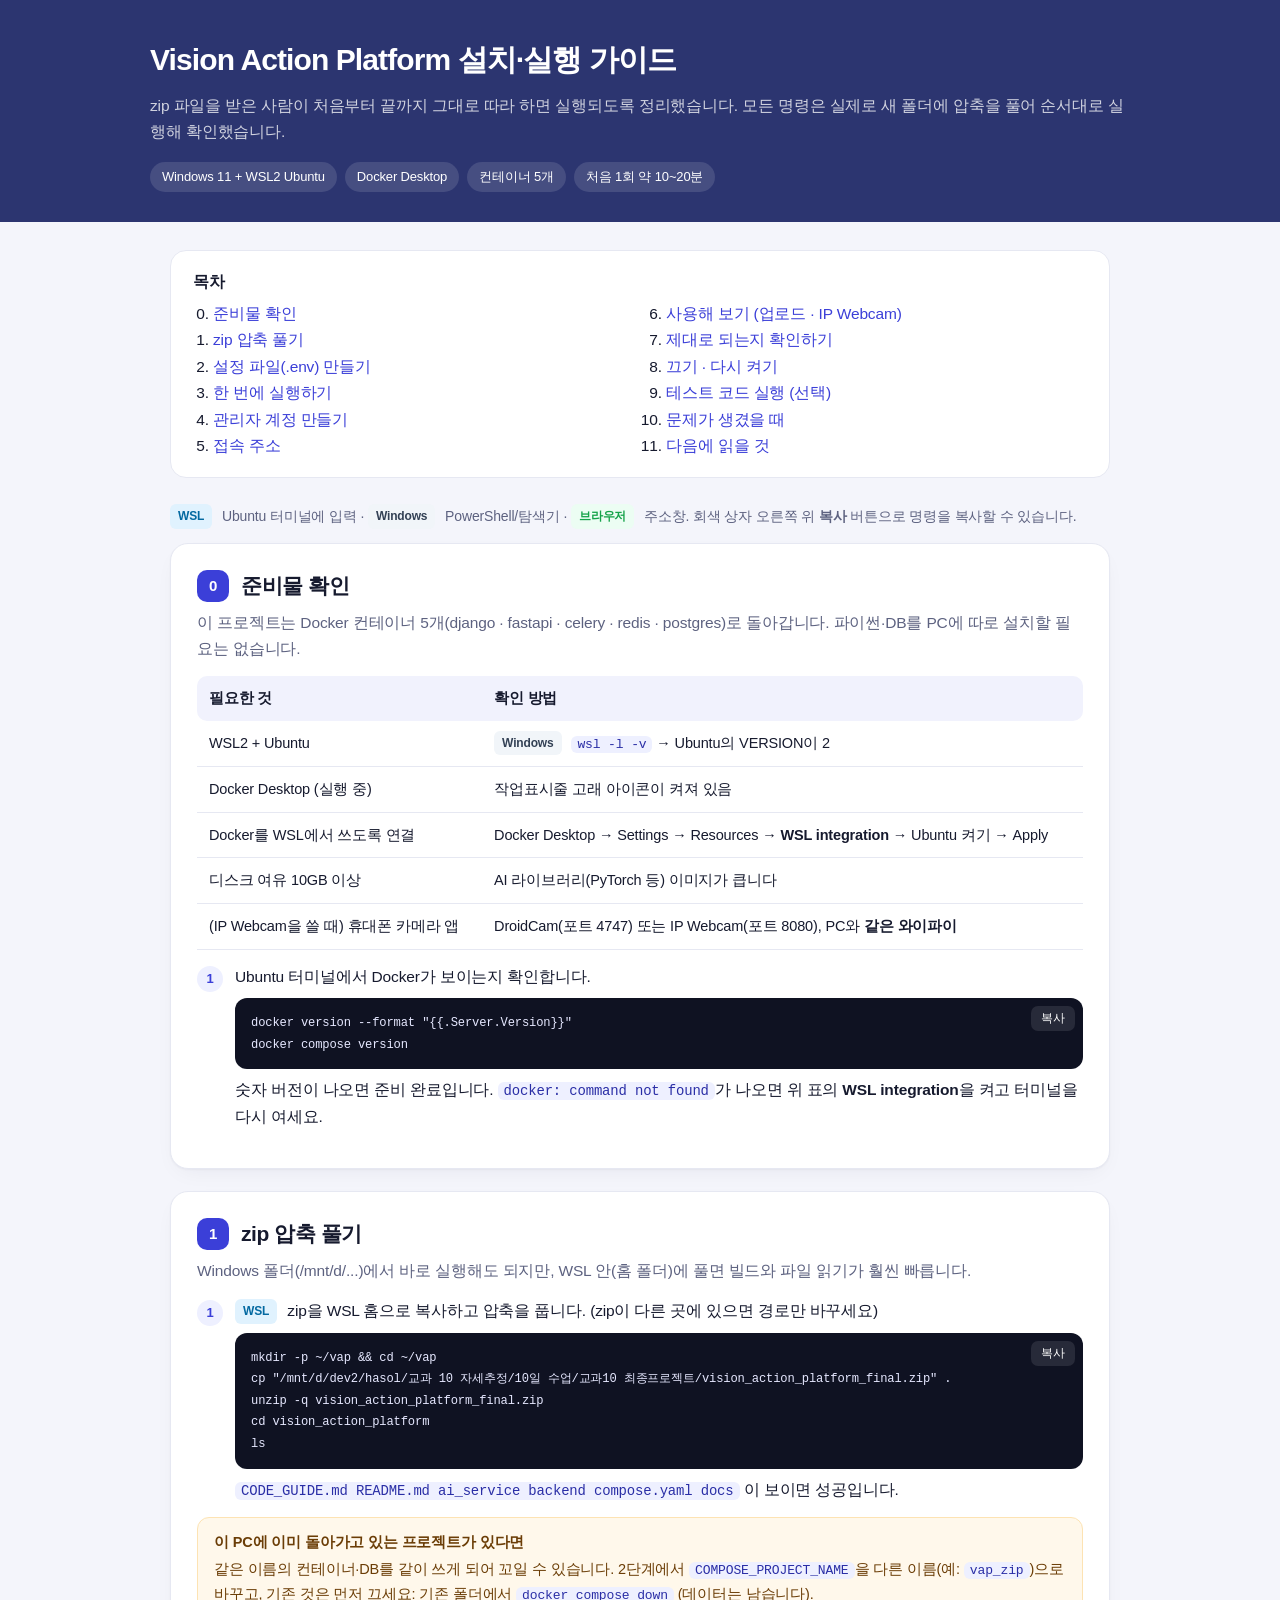
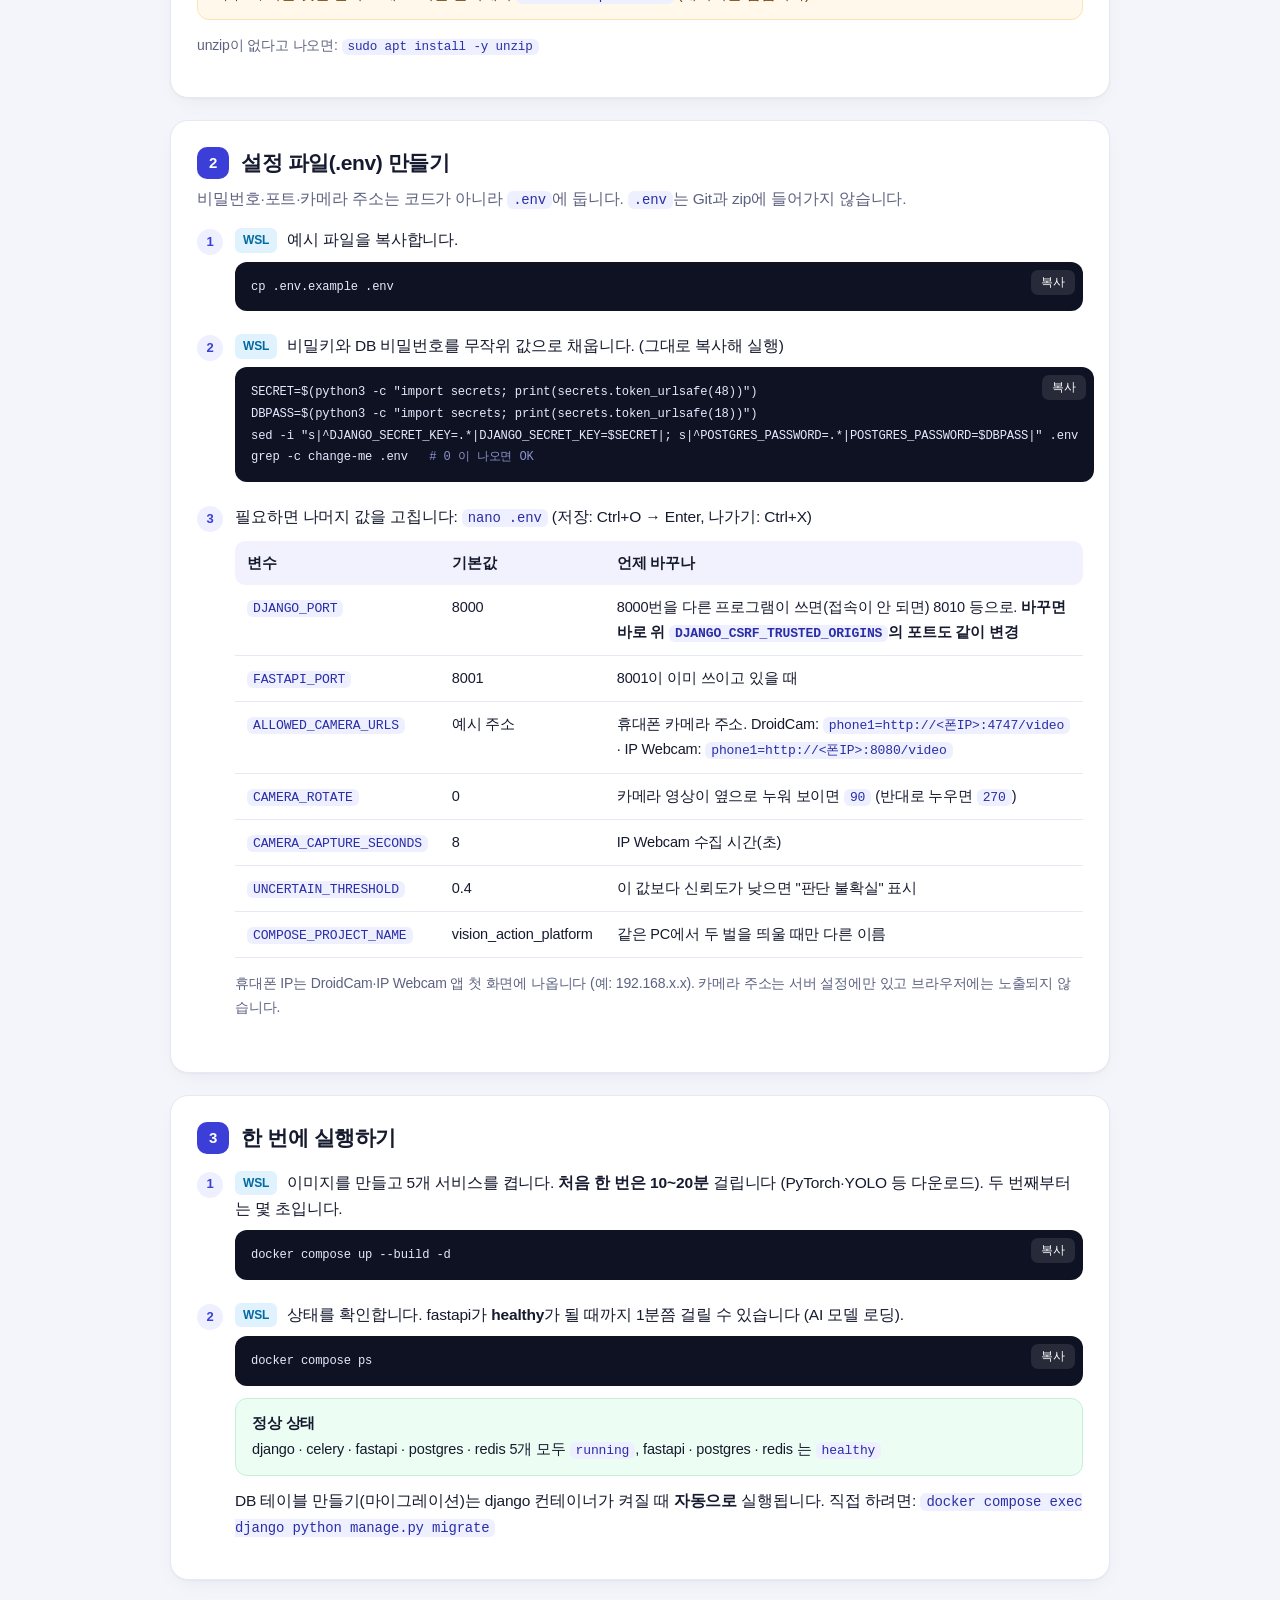
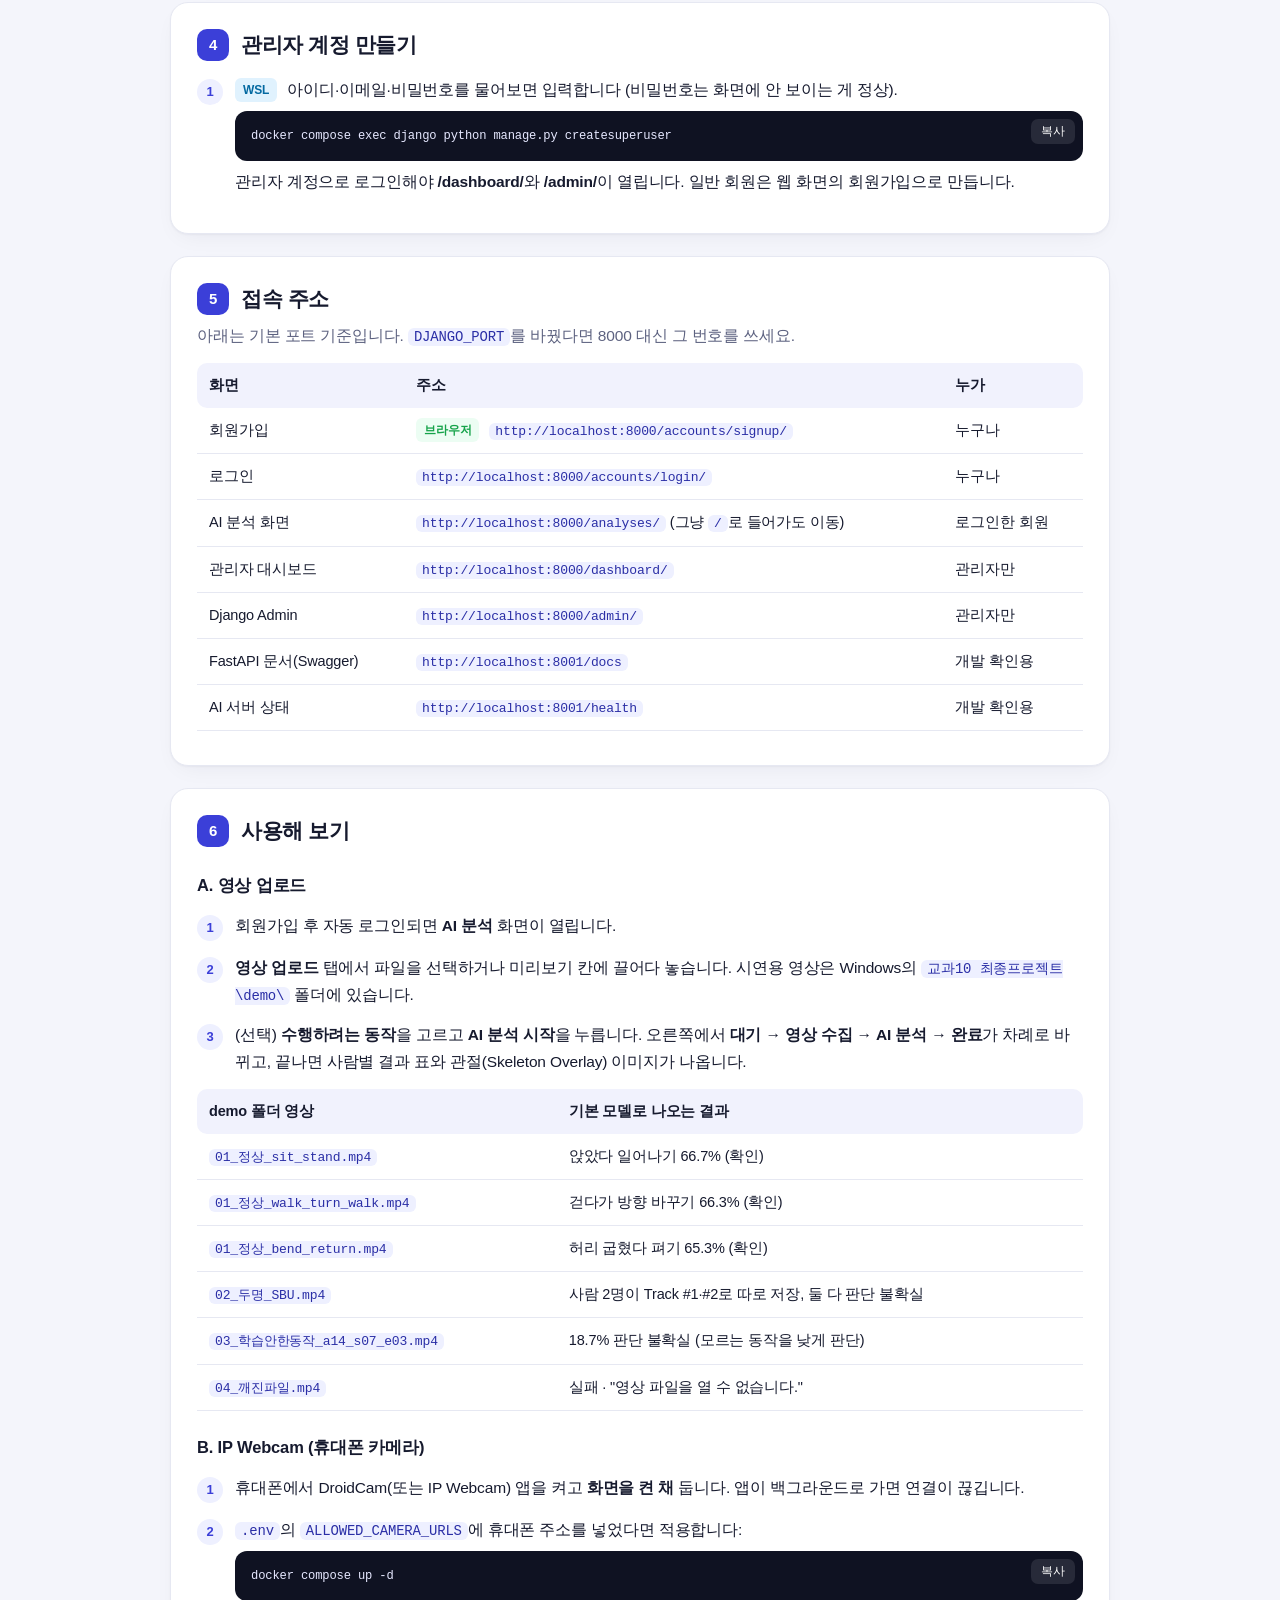
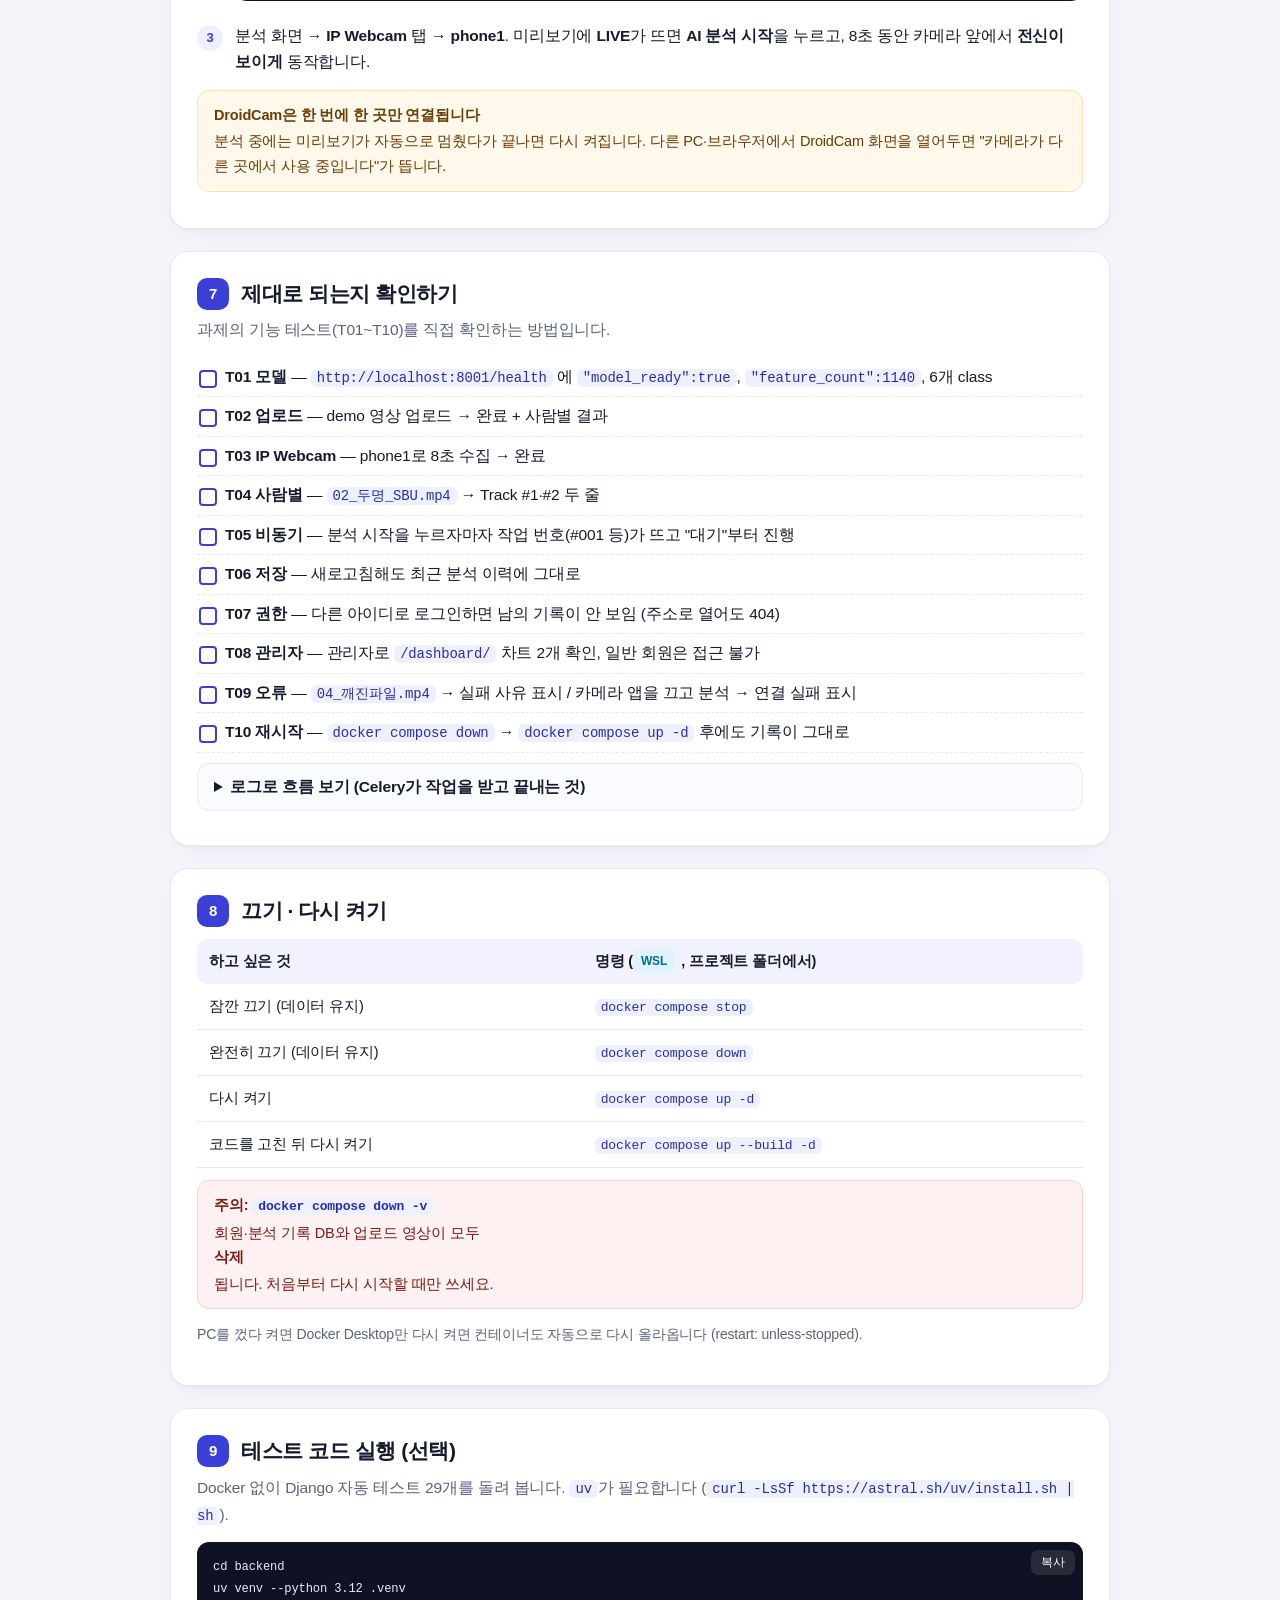
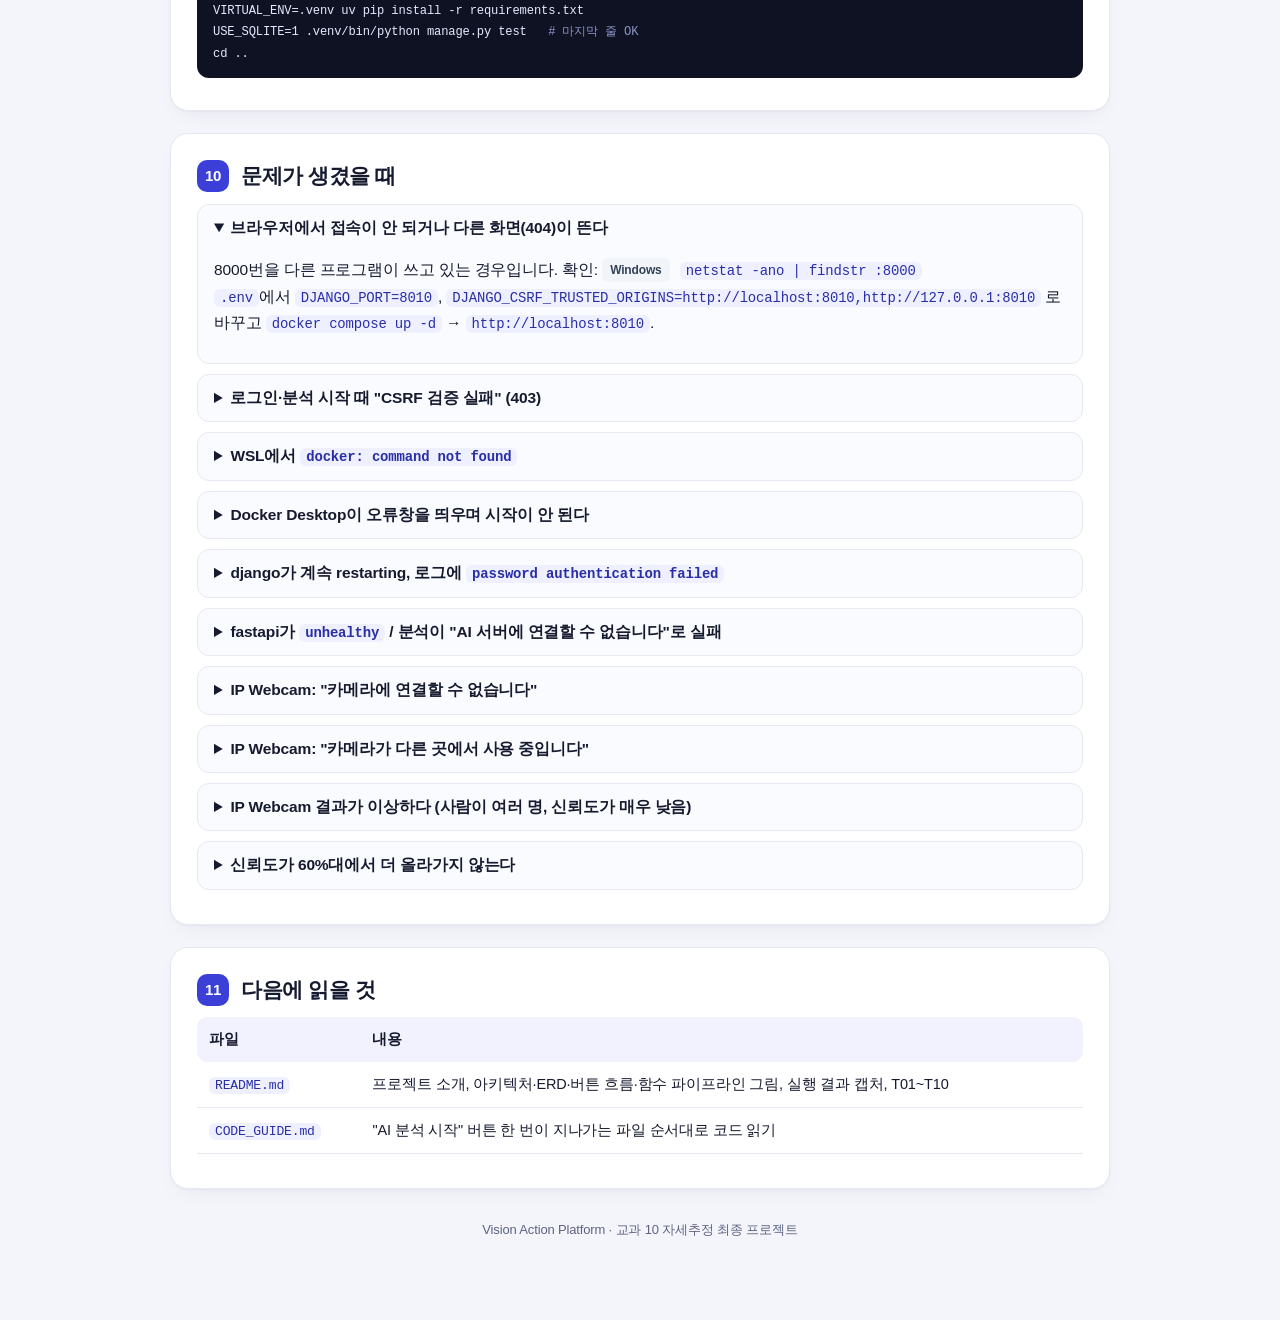
<file: docs/install_guide.html>
<!doctype html>
<html lang="ko">
<head>
<meta charset="utf-8">
<meta name="viewport" content="width=device-width, initial-scale=1">
<title>설치·실행 가이드 · Vision Action Platform</title>
<style>
:root{--bg:#f4f5fb;--card:#fff;--ink:#161a2e;--sub:#5d6280;--line:#e6e8f2;--pri:#3b3fd8;--pri50:#eef0ff;--navy:#2c3570;--ok:#16a34a;--ok50:#ecfdf3;--warn50:#fff8eb;--bad50:#fef1f1;--code:#0f1222}
*{box-sizing:border-box}
body{margin:0;background:var(--bg);color:var(--ink);font-family:Pretendard,"Malgun Gothic","Apple SD Gothic Neo","Noto Sans KR",sans-serif;font-size:15.5px;line-height:1.7;letter-spacing:-.01em}
header{background:var(--navy);color:#fff;padding:34px 24px 30px}
header .in,main{max-width:980px;margin:0 auto}
header h1{margin:0;font-size:30px;letter-spacing:-.03em}
header p{margin:8px 0 0;color:rgba(255,255,255,.78)}
header .chips{margin-top:16px;display:flex;flex-wrap:wrap;gap:8px}
header .chips span{background:rgba(255,255,255,.12);border-radius:999px;padding:4px 12px;font-size:13px}
main{padding:28px 20px 80px}
nav.toc{background:var(--card);border:1px solid var(--line);border-radius:16px;padding:18px 22px;margin-bottom:26px}
nav.toc b{display:block;margin-bottom:6px}
nav.toc ol{margin:0;padding-left:20px;columns:2;column-gap:32px}
nav.toc a{color:var(--pri);text-decoration:none}
section{background:var(--card);border:1px solid var(--line);border-radius:18px;padding:24px 26px;margin-bottom:22px;box-shadow:0 1px 2px rgba(22,26,46,.04),0 8px 24px -10px rgba(22,26,46,.08)}
h2{margin:0 0 6px;font-size:21px;letter-spacing:-.02em;display:flex;align-items:center;gap:12px}
h2 .n{display:inline-grid;place-items:center;width:32px;height:32px;border-radius:10px;background:var(--pri);color:#fff;font-size:15px}
h3{font-size:16.5px;margin:22px 0 6px}
.lead{color:var(--sub);margin:0 0 14px}
.step{display:grid;grid-template-columns:28px 1fr;gap:10px;margin:14px 0}
.step .k{width:26px;height:26px;border-radius:50%;background:var(--pri50);color:var(--pri);display:grid;place-items:center;font-weight:700;font-size:13px;margin-top:2px}
pre{position:relative;background:var(--code);color:#e6e8ff;border-radius:12px;padding:14px 16px;overflow-x:auto;font:13.5px/1.6 "JetBrains Mono",Consolas,monospace;margin:8px 0}
pre .c{color:#8b93c9}
pre button{position:absolute;top:8px;right:8px;background:rgba(255,255,255,.1);color:#fff;border:0;border-radius:7px;padding:4px 10px;font-size:12px;cursor:pointer}
pre button:hover{background:rgba(255,255,255,.2)}
code{font-family:"JetBrains Mono",Consolas,monospace;background:var(--pri50);color:#2a2ea6;border-radius:6px;padding:1px 6px;font-size:.9em}
pre code{background:none;color:inherit;padding:0}
.where{display:inline-block;font-size:12px;font-weight:700;border-radius:6px;padding:2px 8px;margin-right:6px;vertical-align:1px}
.where.wsl{background:#e0f2fe;color:#0369a1}.where.win{background:#f1f5f9;color:#334155}.where.web{background:var(--ok50);color:var(--ok)}
table{width:100%;border-collapse:separate;border-spacing:0;font-size:14.5px;margin:10px 0}
th{background:#f1f2fd;text-align:left;padding:10px 12px;font-weight:700}
th:first-child{border-radius:10px 0 0 10px}th:last-child{border-radius:0 10px 10px 0}
td{padding:10px 12px;border-bottom:1px solid var(--line);vertical-align:top}
.box{border-radius:12px;padding:12px 16px;margin:12px 0;font-size:14.5px}
.box.ok{background:var(--ok50);border:1px solid #c6f0d5}
.box.warn{background:var(--warn50);border:1px solid #fde3b3;color:#6b3d06}
.box.bad{background:var(--bad50);border:1px solid #fbd0cc;color:#7a1b13}
.box b{display:block;margin-bottom:2px}
.check{list-style:none;padding:0;margin:8px 0}
.check li{padding:6px 0 6px 28px;position:relative;border-bottom:1px dashed var(--line)}
.check li::before{content:"";position:absolute;left:2px;top:12px;width:14px;height:14px;border:2px solid var(--pri);border-radius:4px}
details{border:1px solid var(--line);border-radius:12px;padding:10px 16px;margin:10px 0;background:#fafbff}
details summary{cursor:pointer;font-weight:700}
.muted{color:var(--sub);font-size:14px}
footer{text-align:center;color:var(--sub);font-size:13px;margin-top:30px}
@media (max-width:640px){nav.toc ol{columns:1}section{padding:20px 18px}header h1{font-size:24px}}
</style>
</head>
<body>
<header><div class="in">
  <h1>Vision Action Platform 설치·실행 가이드</h1>
  <p>zip 파일을 받은 사람이 처음부터 끝까지 그대로 따라 하면 실행되도록 정리했습니다. 모든 명령은 실제로 새 폴더에 압축을 풀어 순서대로 실행해 확인했습니다.</p>
  <div class="chips"><span>Windows 11 + WSL2 Ubuntu</span><span>Docker Desktop</span><span>컨테이너 5개</span><span>처음 1회 약 10~20분</span></div>
</div></header>

<main>
<nav class="toc"><b>목차</b><ol start="0">
  <li><a href="#s0">준비물 확인</a></li>
  <li><a href="#s1">zip 압축 풀기</a></li>
  <li><a href="#s2">설정 파일(.env) 만들기</a></li>
  <li><a href="#s3">한 번에 실행하기</a></li>
  <li><a href="#s4">관리자 계정 만들기</a></li>
  <li><a href="#s5">접속 주소</a></li>
  <li><a href="#s6">사용해 보기 (업로드 · IP Webcam)</a></li>
  <li><a href="#s7">제대로 되는지 확인하기</a></li>
  <li><a href="#s8">끄기 · 다시 켜기</a></li>
  <li><a href="#s9">테스트 코드 실행 (선택)</a></li>
  <li><a href="#s10">문제가 생겼을 때</a></li>
  <li><a href="#s11">다음에 읽을 것</a></li>
</ol></nav>

<p class="muted"><span class="where wsl">WSL</span> Ubuntu 터미널에 입력 · <span class="where win">Windows</span> PowerShell/탐색기 · <span class="where web">브라우저</span> 주소창. 회색 상자 오른쪽 위 <b>복사</b> 버튼으로 명령을 복사할 수 있습니다.</p>

<section id="s0">
  <h2><span class="n">0</span>준비물 확인</h2>
  <p class="lead">이 프로젝트는 Docker 컨테이너 5개(django · fastapi · celery · redis · postgres)로 돌아갑니다. 파이썬·DB를 PC에 따로 설치할 필요는 없습니다.</p>
  <table>
    <tr><th>필요한 것</th><th>확인 방법</th></tr>
    <tr><td>WSL2 + Ubuntu</td><td><span class="where win">Windows</span> <code>wsl -l -v</code> → Ubuntu의 VERSION이 2</td></tr>
    <tr><td>Docker Desktop (실행 중)</td><td>작업표시줄 고래 아이콘이 켜져 있음</td></tr>
    <tr><td>Docker를 WSL에서 쓰도록 연결</td><td>Docker Desktop → Settings → Resources → <b>WSL integration</b> → Ubuntu 켜기 → Apply</td></tr>
    <tr><td>디스크 여유 10GB 이상</td><td>AI 라이브러리(PyTorch 등) 이미지가 큽니다</td></tr>
    <tr><td>(IP Webcam을 쓸 때) 휴대폰 카메라 앱</td><td>DroidCam(포트 4747) 또는 IP Webcam(포트 8080), PC와 <b>같은 와이파이</b></td></tr>
  </table>
  <div class="step"><span class="k">1</span><div>Ubuntu 터미널에서 Docker가 보이는지 확인합니다.
<pre><code>docker version --format "{{.Server.Version}}"
docker compose version</code></pre>
  숫자 버전이 나오면 준비 완료입니다. <code>docker: command not found</code>가 나오면 위 표의 <b>WSL integration</b>을 켜고 터미널을 다시 여세요.</div></div>
</section>

<section id="s1">
  <h2><span class="n">1</span>zip 압축 풀기</h2>
  <p class="lead">Windows 폴더(/mnt/d/...)에서 바로 실행해도 되지만, WSL 안(홈 폴더)에 풀면 빌드와 파일 읽기가 훨씬 빠릅니다.</p>
  <div class="step"><span class="k">1</span><div><span class="where wsl">WSL</span> zip을 WSL 홈으로 복사하고 압축을 풉니다. (zip이 다른 곳에 있으면 경로만 바꾸세요)
<pre><code>mkdir -p ~/vap && cd ~/vap
cp "/mnt/d/dev2/hasol/교과 10 자세추정/10일 수업/교과10 최종프로젝트/vision_action_platform_final.zip" .
unzip -q vision_action_platform_final.zip
cd vision_action_platform
ls</code></pre>
  <code>CODE_GUIDE.md  README.md  ai_service  backend  compose.yaml  docs</code> 이 보이면 성공입니다.</div></div>
  <div class="box warn"><b>이 PC에 이미 돌아가고 있는 프로젝트가 있다면</b>
  같은 이름의 컨테이너·DB를 같이 쓰게 되어 꼬일 수 있습니다. 2단계에서 <code>COMPOSE_PROJECT_NAME</code>을 다른 이름(예: <code>vap_zip</code>)으로 바꾸고, 기존 것은 먼저 끄세요: 기존 폴더에서 <code>docker compose down</code> (데이터는 남습니다).</div>
  <p class="muted">unzip이 없다고 나오면: <code>sudo apt install -y unzip</code></p>
</section>

<section id="s2">
  <h2><span class="n">2</span>설정 파일(.env) 만들기</h2>
  <p class="lead">비밀번호·포트·카메라 주소는 코드가 아니라 <code>.env</code>에 둡니다. <code>.env</code>는 Git과 zip에 들어가지 않습니다.</p>
  <div class="step"><span class="k">1</span><div><span class="where wsl">WSL</span> 예시 파일을 복사합니다.
<pre><code>cp .env.example .env</code></pre></div></div>
  <div class="step"><span class="k">2</span><div><span class="where wsl">WSL</span> 비밀키와 DB 비밀번호를 무작위 값으로 채웁니다. (그대로 복사해 실행)
<pre><code>SECRET=$(python3 -c "import secrets; print(secrets.token_urlsafe(48))")
DBPASS=$(python3 -c "import secrets; print(secrets.token_urlsafe(18))")
sed -i "s|^DJANGO_SECRET_KEY=.*|DJANGO_SECRET_KEY=$SECRET|; s|^POSTGRES_PASSWORD=.*|POSTGRES_PASSWORD=$DBPASS|" .env
grep -c change-me .env   <span class="c"># 0 이 나오면 OK</span></code></pre></div></div>
  <div class="step"><span class="k">3</span><div>필요하면 나머지 값을 고칩니다: <code>nano .env</code> (저장: Ctrl+O → Enter, 나가기: Ctrl+X)
  <table>
    <tr><th>변수</th><th>기본값</th><th>언제 바꾸나</th></tr>
    <tr><td><code>DJANGO_PORT</code></td><td>8000</td><td>8000번을 다른 프로그램이 쓰면(접속이 안 되면) 8010 등으로. <b>바꾸면 바로 위 <code>DJANGO_CSRF_TRUSTED_ORIGINS</code>의 포트도 같이 변경</b></td></tr>
    <tr><td><code>FASTAPI_PORT</code></td><td>8001</td><td>8001이 이미 쓰이고 있을 때</td></tr>
    <tr><td><code>ALLOWED_CAMERA_URLS</code></td><td>예시 주소</td><td>휴대폰 카메라 주소. DroidCam: <code>phone1=http://&lt;폰IP&gt;:4747/video</code> · IP Webcam: <code>phone1=http://&lt;폰IP&gt;:8080/video</code></td></tr>
    <tr><td><code>CAMERA_ROTATE</code></td><td>0</td><td>카메라 영상이 옆으로 누워 보이면 <code>90</code> (반대로 누우면 <code>270</code>)</td></tr>
    <tr><td><code>CAMERA_CAPTURE_SECONDS</code></td><td>8</td><td>IP Webcam 수집 시간(초)</td></tr>
    <tr><td><code>UNCERTAIN_THRESHOLD</code></td><td>0.4</td><td>이 값보다 신뢰도가 낮으면 "판단 불확실" 표시</td></tr>
    <tr><td><code>COMPOSE_PROJECT_NAME</code></td><td>vision_action_platform</td><td>같은 PC에서 두 벌을 띄울 때만 다른 이름</td></tr>
  </table>
  <p class="muted">휴대폰 IP는 DroidCam·IP Webcam 앱 첫 화면에 나옵니다 (예: 192.168.x.x). 카메라 주소는 서버 설정에만 있고 브라우저에는 노출되지 않습니다.</p></div></div>
</section>

<section id="s3">
  <h2><span class="n">3</span>한 번에 실행하기</h2>
  <div class="step"><span class="k">1</span><div><span class="where wsl">WSL</span> 이미지를 만들고 5개 서비스를 켭니다. <b>처음 한 번은 10~20분</b> 걸립니다 (PyTorch·YOLO 등 다운로드). 두 번째부터는 몇 초입니다.
<pre><code>docker compose up --build -d</code></pre></div></div>
  <div class="step"><span class="k">2</span><div><span class="where wsl">WSL</span> 상태를 확인합니다. fastapi가 <b>healthy</b>가 될 때까지 1분쯤 걸릴 수 있습니다 (AI 모델 로딩).
<pre><code>docker compose ps</code></pre>
  <div class="box ok"><b>정상 상태</b>django · celery · fastapi · postgres · redis 5개 모두 <code>running</code>, fastapi · postgres · redis 는 <code>healthy</code></div>
  DB 테이블 만들기(마이그레이션)는 django 컨테이너가 켜질 때 <b>자동으로</b> 실행됩니다. 직접 하려면: <code>docker compose exec django python manage.py migrate</code></div></div>
</section>

<section id="s4">
  <h2><span class="n">4</span>관리자 계정 만들기</h2>
  <div class="step"><span class="k">1</span><div><span class="where wsl">WSL</span> 아이디·이메일·비밀번호를 물어보면 입력합니다 (비밀번호는 화면에 안 보이는 게 정상).
<pre><code>docker compose exec django python manage.py createsuperuser</code></pre>
  관리자 계정으로 로그인해야 <b>/dashboard/</b>와 <b>/admin/</b>이 열립니다. 일반 회원은 웹 화면의 회원가입으로 만듭니다.</div></div>
</section>

<section id="s5">
  <h2><span class="n">5</span>접속 주소</h2>
  <p class="lead">아래는 기본 포트 기준입니다. <code>DJANGO_PORT</code>를 바꿨다면 8000 대신 그 번호를 쓰세요.</p>
  <table>
    <tr><th>화면</th><th>주소</th><th>누가</th></tr>
    <tr><td>회원가입</td><td><span class="where web">브라우저</span> <code>http://localhost:8000/accounts/signup/</code></td><td>누구나</td></tr>
    <tr><td>로그인</td><td><code>http://localhost:8000/accounts/login/</code></td><td>누구나</td></tr>
    <tr><td>AI 분석 화면</td><td><code>http://localhost:8000/analyses/</code> (그냥 <code>/</code>로 들어가도 이동)</td><td>로그인한 회원</td></tr>
    <tr><td>관리자 대시보드</td><td><code>http://localhost:8000/dashboard/</code></td><td>관리자만</td></tr>
    <tr><td>Django Admin</td><td><code>http://localhost:8000/admin/</code></td><td>관리자만</td></tr>
    <tr><td>FastAPI 문서(Swagger)</td><td><code>http://localhost:8001/docs</code></td><td>개발 확인용</td></tr>
    <tr><td>AI 서버 상태</td><td><code>http://localhost:8001/health</code></td><td>개발 확인용</td></tr>
  </table>
</section>

<section id="s6">
  <h2><span class="n">6</span>사용해 보기</h2>
  <h3>A. 영상 업로드</h3>
  <div class="step"><span class="k">1</span><div>회원가입 후 자동 로그인되면 <b>AI 분석</b> 화면이 열립니다.</div></div>
  <div class="step"><span class="k">2</span><div><b>영상 업로드</b> 탭에서 파일을 선택하거나 미리보기 칸에 끌어다 놓습니다. 시연용 영상은 Windows의 <code>교과10 최종프로젝트\demo\</code> 폴더에 있습니다.</div></div>
  <div class="step"><span class="k">3</span><div>(선택) <b>수행하려는 동작</b>을 고르고 <b>AI 분석 시작</b>을 누릅니다. 오른쪽에서 <b>대기 → 영상 수집 → AI 분석 → 완료</b>가 차례로 바뀌고, 끝나면 사람별 결과 표와 관절(Skeleton Overlay) 이미지가 나옵니다.</div></div>
  <table>
    <tr><th>demo 폴더 영상</th><th>기본 모델로 나오는 결과</th></tr>
    <tr><td><code>01_정상_sit_stand.mp4</code></td><td>앉았다 일어나기 66.7% (확인)</td></tr>
    <tr><td><code>01_정상_walk_turn_walk.mp4</code></td><td>걷다가 방향 바꾸기 66.3% (확인)</td></tr>
    <tr><td><code>01_정상_bend_return.mp4</code></td><td>허리 굽혔다 펴기 65.3% (확인)</td></tr>
    <tr><td><code>02_두명_SBU.mp4</code></td><td>사람 2명이 Track #1·#2로 따로 저장, 둘 다 판단 불확실</td></tr>
    <tr><td><code>03_학습안한동작_a14_s07_e03.mp4</code></td><td>18.7% 판단 불확실 (모르는 동작을 낮게 판단)</td></tr>
    <tr><td><code>04_깨진파일.mp4</code></td><td>실패 · "영상 파일을 열 수 없습니다."</td></tr>
  </table>
  <h3>B. IP Webcam (휴대폰 카메라)</h3>
  <div class="step"><span class="k">1</span><div>휴대폰에서 DroidCam(또는 IP Webcam) 앱을 켜고 <b>화면을 켠 채</b> 둡니다. 앱이 백그라운드로 가면 연결이 끊깁니다.</div></div>
  <div class="step"><span class="k">2</span><div><code>.env</code>의 <code>ALLOWED_CAMERA_URLS</code>에 휴대폰 주소를 넣었다면 적용합니다:
<pre><code>docker compose up -d</code></pre></div></div>
  <div class="step"><span class="k">3</span><div>분석 화면 → <b>IP Webcam</b> 탭 → <b>phone1</b>. 미리보기에 <b>LIVE</b>가 뜨면 <b>AI 분석 시작</b>을 누르고, 8초 동안 카메라 앞에서 <b>전신이 보이게</b> 동작합니다.</div></div>
  <div class="box warn"><b>DroidCam은 한 번에 한 곳만 연결됩니다</b>분석 중에는 미리보기가 자동으로 멈췄다가 끝나면 다시 켜집니다. 다른 PC·브라우저에서 DroidCam 화면을 열어두면 "카메라가 다른 곳에서 사용 중입니다"가 뜹니다.</div>
</section>

<section id="s7">
  <h2><span class="n">7</span>제대로 되는지 확인하기</h2>
  <p class="lead">과제의 기능 테스트(T01~T10)를 직접 확인하는 방법입니다.</p>
  <ul class="check">
    <li><b>T01 모델</b> — <code>http://localhost:8001/health</code> 에 <code>"model_ready":true</code>, <code>"feature_count":1140</code>, 6개 class</li>
    <li><b>T02 업로드</b> — demo 영상 업로드 → 완료 + 사람별 결과</li>
    <li><b>T03 IP Webcam</b> — phone1로 8초 수집 → 완료</li>
    <li><b>T04 사람별</b> — <code>02_두명_SBU.mp4</code> → Track #1·#2 두 줄</li>
    <li><b>T05 비동기</b> — 분석 시작을 누르자마자 작업 번호(#001 등)가 뜨고 "대기"부터 진행</li>
    <li><b>T06 저장</b> — 새로고침해도 최근 분석 이력에 그대로</li>
    <li><b>T07 권한</b> — 다른 아이디로 로그인하면 남의 기록이 안 보임 (주소로 열어도 404)</li>
    <li><b>T08 관리자</b> — 관리자로 <code>/dashboard/</code> 차트 2개 확인, 일반 회원은 접근 불가</li>
    <li><b>T09 오류</b> — <code>04_깨진파일.mp4</code> → 실패 사유 표시 / 카메라 앱을 끄고 분석 → 연결 실패 표시</li>
    <li><b>T10 재시작</b> — <code>docker compose down</code> → <code>docker compose up -d</code> 후에도 기록이 그대로</li>
  </ul>
  <details><summary>로그로 흐름 보기 (Celery가 작업을 받고 끝내는 것)</summary>
<pre><code>docker compose logs -f celery   <span class="c"># 끝낼 때 Ctrl+C</span>
docker compose logs -f fastapi</code></pre></details>
</section>

<section id="s8">
  <h2><span class="n">8</span>끄기 · 다시 켜기</h2>
  <table>
    <tr><th>하고 싶은 것</th><th>명령 (<span class="where wsl">WSL</span>, 프로젝트 폴더에서)</th></tr>
    <tr><td>잠깐 끄기 (데이터 유지)</td><td><code>docker compose stop</code></td></tr>
    <tr><td>완전히 끄기 (데이터 유지)</td><td><code>docker compose down</code></td></tr>
    <tr><td>다시 켜기</td><td><code>docker compose up -d</code></td></tr>
    <tr><td>코드를 고친 뒤 다시 켜기</td><td><code>docker compose up --build -d</code></td></tr>
  </table>
  <div class="box bad"><b>주의: <code>docker compose down -v</code></b>회원·분석 기록 DB와 업로드 영상이 모두 <b>삭제</b>됩니다. 처음부터 다시 시작할 때만 쓰세요.</div>
  <p class="muted">PC를 껐다 켜면 Docker Desktop만 다시 켜면 컨테이너도 자동으로 다시 올라옵니다 (restart: unless-stopped).</p>
</section>

<section id="s9">
  <h2><span class="n">9</span>테스트 코드 실행 (선택)</h2>
  <p class="lead">Docker 없이 Django 자동 테스트 29개를 돌려 봅니다. <code>uv</code>가 필요합니다 (<code>curl -LsSf https://astral.sh/uv/install.sh | sh</code>).</p>
<pre><code>cd backend
uv venv --python 3.12 .venv
VIRTUAL_ENV=.venv uv pip install -r requirements.txt
USE_SQLITE=1 .venv/bin/python manage.py test   <span class="c"># 마지막 줄 OK</span>
cd ..</code></pre>
</section>

<section id="s10">
  <h2><span class="n">10</span>문제가 생겼을 때</h2>
  <details open><summary>브라우저에서 접속이 안 되거나 다른 화면(404)이 뜬다</summary>
  <p>8000번을 다른 프로그램이 쓰고 있는 경우입니다. 확인: <span class="where win">Windows</span> <code>netstat -ano | findstr :8000</code><br>
  <code>.env</code>에서 <code>DJANGO_PORT=8010</code>, <code>DJANGO_CSRF_TRUSTED_ORIGINS=http://localhost:8010,http://127.0.0.1:8010</code> 로 바꾸고 <code>docker compose up -d</code> → <code>http://localhost:8010</code>.</p></details>
  <details><summary>로그인·분석 시작 때 "CSRF 검증 실패" (403)</summary>
  <p>포트를 바꿨는데 <code>DJANGO_CSRF_TRUSTED_ORIGINS</code>를 안 바꾼 경우입니다. 접속 주소와 같은 포트로 맞추고 <code>docker compose up -d</code>.</p></details>
  <details><summary>WSL에서 <code>docker: command not found</code></summary>
  <p>Docker Desktop → Settings → Resources → WSL integration → Ubuntu 켜기 → Apply &amp; restart, 터미널 다시 열기.</p></details>
  <details><summary>Docker Desktop이 오류창을 띄우며 시작이 안 된다</summary>
  <p><b>"Reset to factory defaults"는 누르지 마세요</b> (모든 이미지와 DB가 지워집니다). 먼저 Docker Desktop을 완전히 종료 → 다시 실행해 보고, 그래도 안 되면 PC 재부팅. 재부팅 직후 <code>docker-secrets-engine</code> 관련 오류라면 <code>%LOCALAPPDATA%\docker-secrets-engine</code> 폴더 이름을 바꾼 뒤(예: 뒤에 <code>.old</code>) Docker Desktop을 다시 켜면 새로 만들어집니다.</p></details>
  <details><summary>django가 계속 restarting, 로그에 <code>password authentication failed</code></summary>
  <p>DB(볼륨)를 만들 때의 비밀번호와 지금 <code>.env</code>의 비밀번호가 다른 경우입니다. 데이터를 지키며 맞추기:</p>
<pre><code>set -a; . ./.env; set +a
docker compose exec postgres psql -U "$POSTGRES_USER" -d "$POSTGRES_DB" -c "ALTER USER \"$POSTGRES_USER\" WITH PASSWORD '$POSTGRES_PASSWORD';"
docker compose restart django celery</code></pre>
  <p class="muted">데이터가 필요 없다면 <code>docker compose down -v</code> 후 다시 <code>up --build -d</code>.</p></details>
  <details><summary>fastapi가 <code>unhealthy</code> / 분석이 "AI 서버에 연결할 수 없습니다"로 실패</summary>
  <p>켠 직후 1분은 모델 로딩 중입니다. 계속되면 <code>docker compose logs fastapi</code> 로 원인을 확인하고 <code>http://localhost:8001/health</code>의 <code>error</code>를 봅니다.</p></details>
  <details><summary>IP Webcam: "카메라에 연결할 수 없습니다"</summary>
  <p>휴대폰 앱이 켜져 있고 화면이 켜져 있는지, PC와 같은 와이파이인지, <code>.env</code> 주소의 IP·포트가 앱에 표시된 것과 같은지 확인합니다. 확인: <span class="where wsl">WSL</span> <code>curl -s -o /dev/null -m 3 -w "%{http_code}\n" http://&lt;폰IP&gt;:4747/video</code> → 200</p></details>
  <details><summary>IP Webcam: "카메라가 다른 곳에서 사용 중입니다"</summary>
  <p>DroidCam은 연결을 하나만 받습니다. 다른 브라우저 탭·PC에서 DroidCam 화면을 닫고, 진행 중인 분석이 끝난 뒤 다시 시도합니다.</p></details>
  <details><summary>IP Webcam 결과가 이상하다 (사람이 여러 명, 신뢰도가 매우 낮음)</summary>
  <p>영상이 옆으로 누워 있을 가능성이 큽니다. 결과 화면의 Skeleton Overlay를 보고 누워 있으면 <code>.env</code>에 <code>CAMERA_ROTATE=90</code>(또는 270) → <code>docker compose up -d</code>. 전신이 화면에 들어오게, 한 사람만 나오게 찍습니다.</p></details>
  <details><summary>신뢰도가 60%대에서 더 올라가지 않는다</summary>
  <p>정상입니다. 기본 모델은 동작마다 학습 영상이 1개뿐이라 데이터가 부족해 60~70%대가 한계입니다 (README "알려진 한계" 참고). 숫자를 부풀리지 않고 그대로 보여 줍니다.</p></details>
</section>

<section id="s11">
  <h2><span class="n">11</span>다음에 읽을 것</h2>
  <table>
    <tr><th>파일</th><th>내용</th></tr>
    <tr><td><code>README.md</code></td><td>프로젝트 소개, 아키텍처·ERD·버튼 흐름·함수 파이프라인 그림, 실행 결과 캡처, T01~T10</td></tr>
    <tr><td><code>CODE_GUIDE.md</code></td><td>"AI 분석 시작" 버튼 한 번이 지나가는 파일 순서대로 코드 읽기</td></tr>
  </table>
</section>

<footer>Vision Action Platform · 교과 10 자세추정 최종 프로젝트</footer>
</main>

<script>
document.querySelectorAll('pre').forEach(function (pre) {
  var b = document.createElement('button');
  b.type = 'button'; b.textContent = '복사';
  b.addEventListener('click', function () {
    var text = pre.querySelector('code').innerText.replace(/\s+#.*$/gm, '');
    navigator.clipboard.writeText(text).then(function () { b.textContent = '복사됨'; setTimeout(function () { b.textContent = '복사'; }, 1400); });
  });
  pre.appendChild(b);
});
</script>
</body>
</html>
</file>
